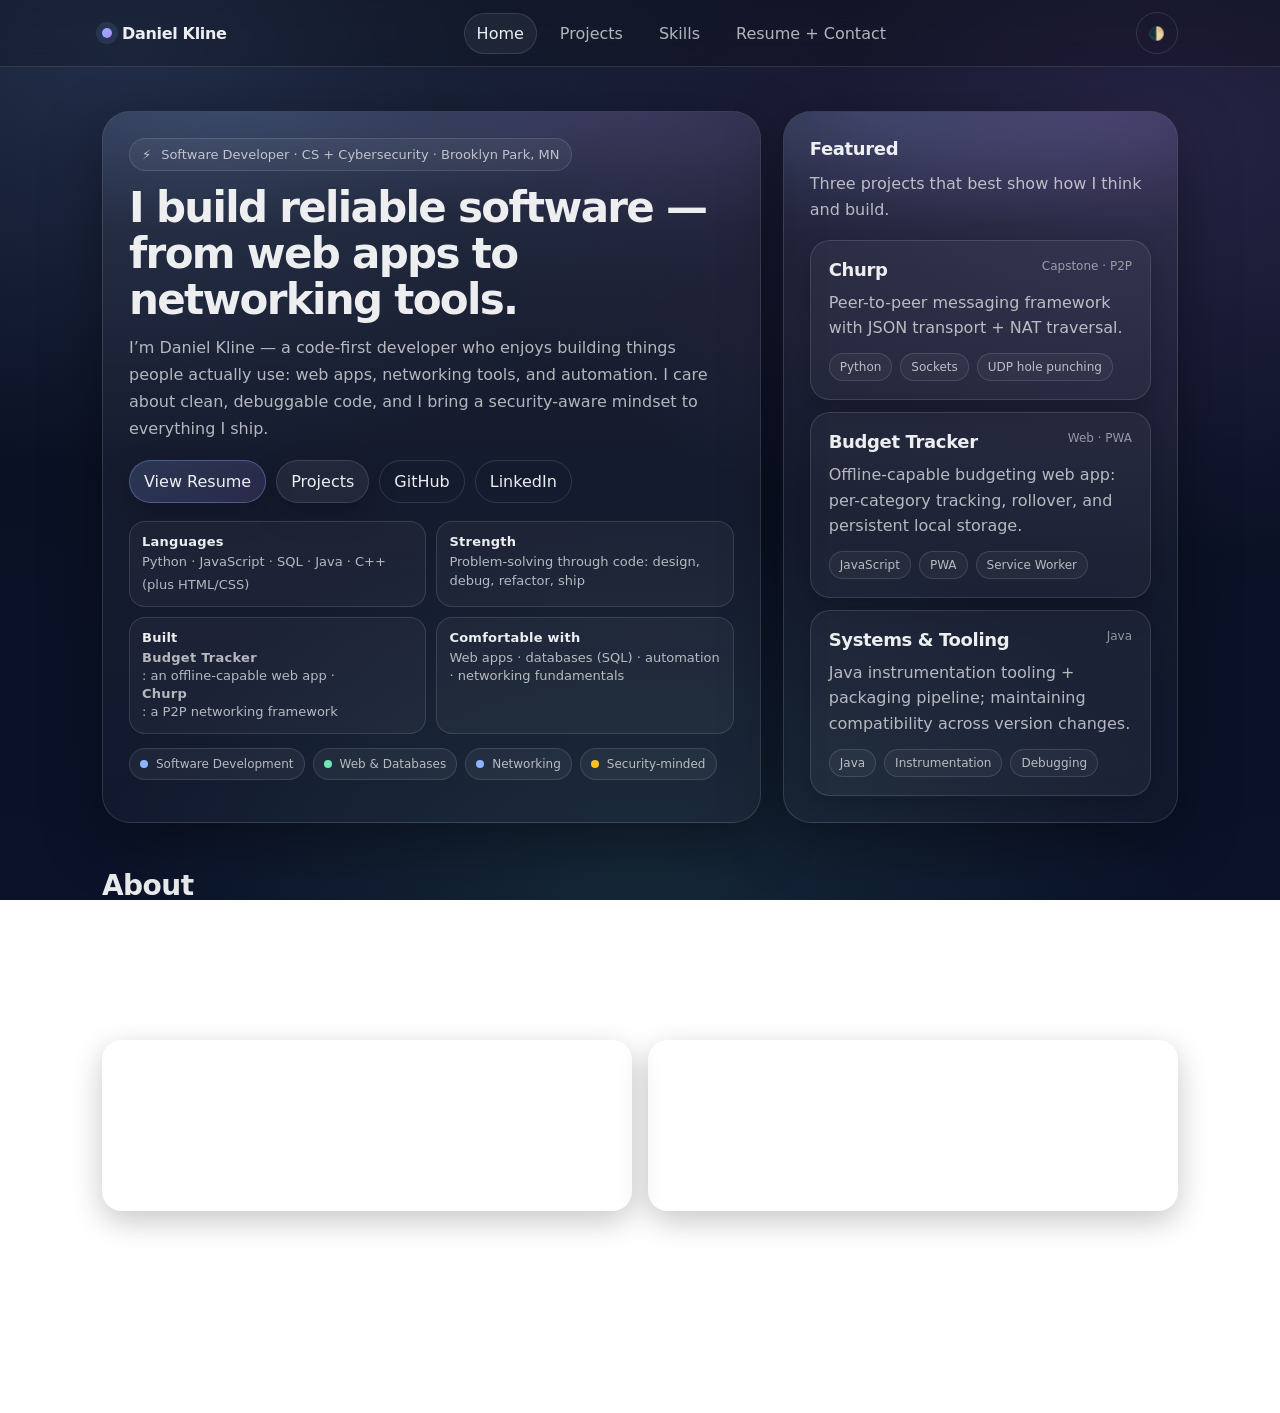
<file: index.html>
<!doctype html>
<html lang="en" data-theme="dark">
<head>
  <meta charset="utf-8" />
  <meta name="viewport" content="width=device-width,initial-scale=1" />
  <meta name="color-scheme" content="dark light" />
  <title>Daniel Kline — Portfolio</title>

  <meta name="description" content="Daniel Kline — CS + Cybersecurity. Code-first projects: P2P networking, tooling, reverse engineering, and software engineering." />
  <meta property="og:title" content="Daniel Kline — Portfolio" />
  <meta property="og:description" content="Code-first projects and case studies." />
  <meta property="og:type" content="website" />
  <meta property="og:image" content="assets/img/placeholder.svg" />

  <link rel="icon" href="assets/img/placeholder.svg" />
  <link rel="stylesheet" href="assets/css/style.css" />
</head>
<body>
<header class="nav">
  <div class="container">
    <div class="navInner">
      <a class="brand" href="index.html">
        <span class="brandDot" aria-hidden="true"></span>
        <span>Daniel Kline</span>
      </a>

      <nav class="navLinks" aria-label="Primary">
        <a data-nav href="index.html">Home</a>
        <a data-nav href="projects/index.html">Projects</a>
        <a data-nav href="skills/index.html">Skills</a>
        <a data-nav href="resume/index.html">Resume + Contact</a>
      </nav>

      <div class="navActions">
        <button id="themeToggle" class="btn iconBtn ghost" aria-label="Switch to light mode" title="Toggle theme">
          <span aria-hidden="true">🌓</span>
        </button>
        <button id="mobileToggle" class="btn iconBtn hamburger" aria-expanded="false" aria-controls="mobileMenu" aria-label="Open menu" title="Menu">
          <span aria-hidden="true">☰</span>
        </button>
      </div>
    </div>

    <div id="mobileMenu" class="mobileMenu" aria-label="Mobile">
      <a data-nav href="index.html">Home</a>
      <a data-nav href="projects/index.html">Projects</a>
      <a data-nav href="skills/index.html">Skills</a>
      <a data-nav href="resume/index.html">Resume + Contact</a>
    </div>
  </div>
</header>

<main class="container">
  <section class="hero">
    <div class="heroGrid">
      <div class="heroCard">
        <div class="kicker">
          <span aria-hidden="true">⚡</span>
          <span>Software Developer · CS + Cybersecurity · Brooklyn Park, MN</span>
        </div>

        <h1 class="hTitle">I build reliable software — from web apps to networking tools.</h1>
        <p class="hLead">
          I’m Daniel Kline — a code-first developer who enjoys building things people actually use: web apps,
          networking tools, and automation. I care about clean, debuggable code, and I bring a security-aware
          mindset to everything I ship.
        </p>

        <div class="heroBtns">
          <a class="btn primary" href="resume/index.html">View Resume</a>
          <a class="btn" href="projects/index.html">Projects</a>
          <a class="btn ghost" href="https://github.com/DanielSK-Dev" target="_blank" rel="noopener">GitHub</a>
          <a class="btn ghost" href="https://www.linkedin.com/in/danielskline/" target="_blank" rel="noopener">LinkedIn</a>
        </div>

        <div class="proofList" aria-label="Quick proof points">
          <div class="proof">
            <b>Languages</b>
            <span>Python · JavaScript · SQL · Java · C++ <span class="small">(plus HTML/CSS)</span></span>
          </div>
          <div class="proof">
            <b>Strength</b>
            <span>Problem-solving through code: design, debug, refactor, ship</span>
          </div>
          <div class="proof">
            <b>Built</b>
            <span><b>Budget Tracker</b>: an offline-capable web app · <b>Churp</b>: a P2P networking framework</span>
          </div>
          <div class="proof">
            <b>Comfortable with</b>
            <span>Web apps · databases (SQL) · automation · networking fundamentals</span>
          </div>
        </div>

        <div class="badgeRow" aria-label="Focus areas">
          <span class="badge"><span class="dot"></span> Software Development</span>
          <span class="badge good"><span class="dot"></span> Web &amp; Databases</span>
          <span class="badge"><span class="dot"></span> Networking</span>
          <span class="badge warn"><span class="dot"></span> Security-minded</span>
        </div>
      </div>

      <div class="heroCard">
        <h2 class="m0" style="font-size:18px; letter-spacing:-.02em;">Featured</h2>
        <p class="mt12" style="color: var(--muted); line-height:1.65;">
          Three projects that best show how I think and build.
        </p>

        <div class="mt16" style="display:grid; gap:12px;">
          <a class="card soft" href="projects/churp.html">
            <div class="cardTitle">
              <h3>Churp</h3>
              <div class="meta">Capstone · P2P</div>
            </div>
            <p>Peer-to-peer messaging framework with JSON transport + NAT traversal.</p>
            <div class="tags">
              <span class="tag">Python</span><span class="tag">Sockets</span><span class="tag">UDP hole punching</span>
            </div>
          </a>

          <a class="card soft" href="https://danielsk-dev.github.io/My-Budget/" target="_blank" rel="noopener">
            <div class="cardTitle">
              <h3>Budget Tracker</h3>
              <div class="meta">Web · PWA</div>
            </div>
            <p>Offline-capable budgeting web app: per-category tracking, rollover, and persistent local storage.</p>
            <div class="tags">
              <span class="tag">JavaScript</span><span class="tag">PWA</span><span class="tag">Service Worker</span>
            </div>
          </a>

          <a class="card soft" href="projects/spiral-mods.html">
            <div class="cardTitle">
              <h3>Systems &amp; Tooling</h3>
              <div class="meta">Java</div>
            </div>
            <p>Java instrumentation tooling + packaging pipeline; maintaining compatibility across version changes.</p>
            <div class="tags">
              <span class="tag">Java</span><span class="tag">Instrumentation</span><span class="tag">Debugging</span>
            </div>
          </a>
        </div>
      </div>
    </div>
  </section>

  <section class="section compact">
    <h2 class="sectionTitle">About</h2>
    <p class="sectionLead">
      I graduated <b>Dec 19, 2025 (Cum Laude)</b> from <b>University of Northwestern – St. Paul</b> with a B.S. in <b>Computer Science</b>
      and a second B.S. in <b>Cybersecurity &amp; Information Systems</b>.
      I enjoy building software that is testable, maintainable, and secure by default.
    </p>

    <div class="grid">
      <div class="card col-6">
        <div class="cardTitle"><h3>What I like working on</h3></div>
        <div class="pills">
          <span class="pill">Web applications</span>
          <span class="pill">Databases &amp; SQL</span>
          <span class="pill">Networking &amp; protocols</span>
          <span class="pill">Automation &amp; tooling</span>
          <span class="pill">Clean, debuggable code</span>
        </div>
      </div>

      <div class="card col-6">
        <div class="cardTitle"><h3>Currently looking for</h3></div>
        <p>
          Entry-level and junior <b>software / web developer</b> roles where I can write code daily — backend, full-stack,
          or developer roles with a strong systems component. Open to <b>remote or hybrid</b>.
        </p>
      </div>
    </div>
  </section>

  <footer class="footer">
  <div class="container">
    <div class="footerInner">
      <div>
        <div style="font-weight:700; color: var(--text);">Daniel Kline</div>
        <div class="mt8">Software Developer · CS + Cybersecurity · Brooklyn Park, MN</div>
        <div class="mt12 footerLinks">
          <a href="mailto:danielskline@outlook.com">danielskline@outlook.com</a>
          <a href="https://www.linkedin.com/in/danielskline/" target="_blank" rel="noopener">LinkedIn</a>
          <a href="https://github.com/DanielSK-Dev" target="_blank" rel="noopener">GitHub</a>
        </div>
      </div>

      <div class="small">© <span id="year"></span> Daniel Kline</div>
    </div>
  </div>
</footer>
<script>
  document.getElementById('year').textContent = new Date().getFullYear();
</script>
</main>
<script src="assets/js/main.js"></script>
</body>
</html>
</file>
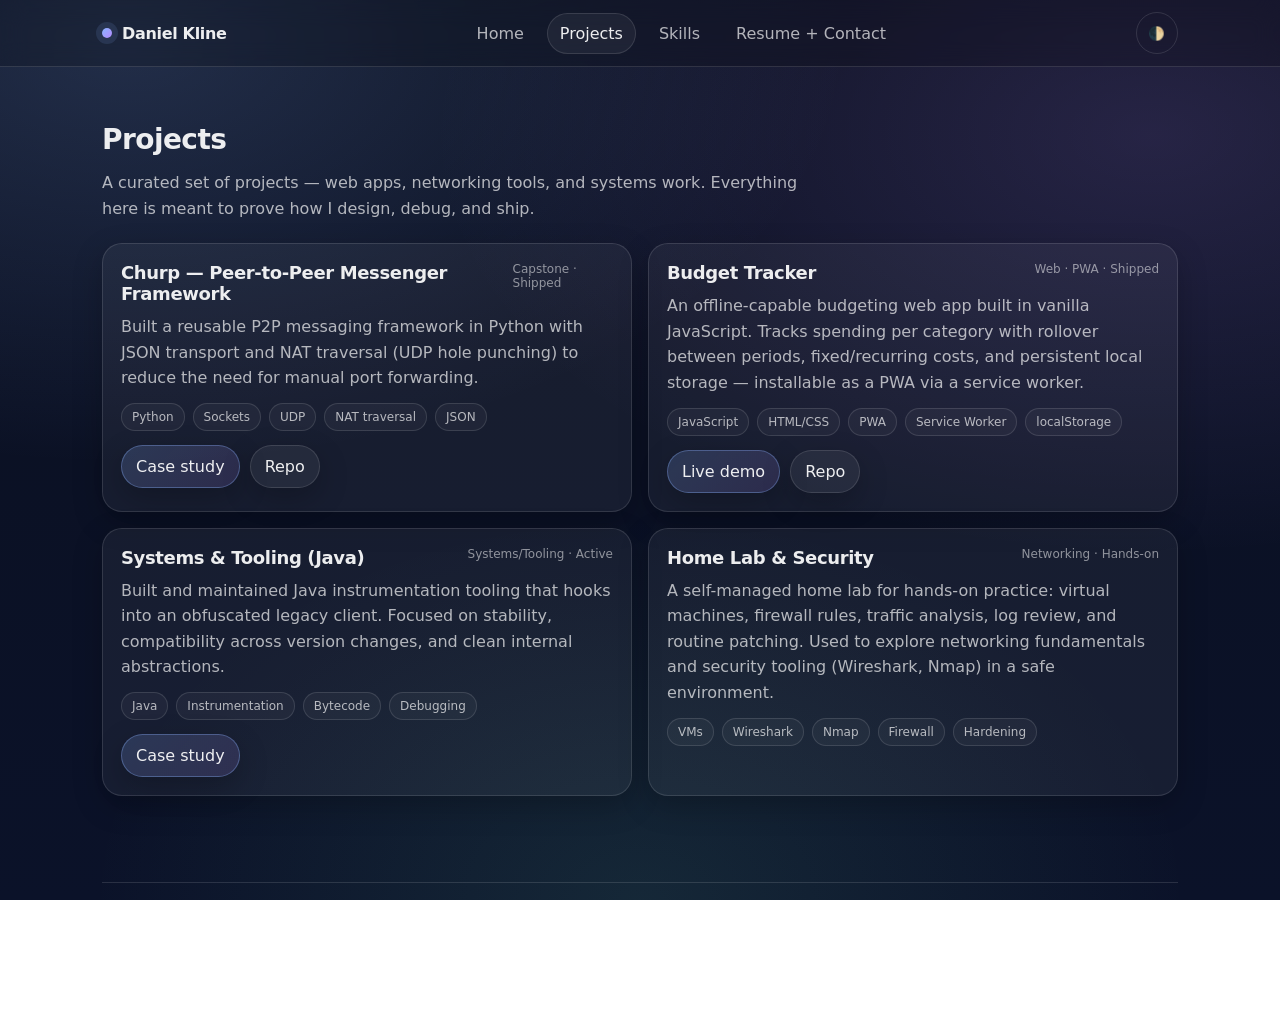
<file: projects/index.html>
<!doctype html>
<html lang="en" data-theme="dark">
<head>
  <meta charset="utf-8" />
  <meta name="viewport" content="width=device-width,initial-scale=1" />
  <meta name="color-scheme" content="dark light" />
  <title>Projects — Daniel Kline</title>

  <meta name="description" content="Daniel Kline — CS + Cybersecurity. Code-first projects: P2P networking, tooling, reverse engineering, and software engineering." />
  <meta property="og:title" content="Projects — Daniel Kline" />
  <meta property="og:description" content="Code-first projects and case studies." />
  <meta property="og:type" content="website" />
  <meta property="og:image" content="../assets/img/placeholder.svg" />

  <link rel="icon" href="../assets/img/placeholder.svg" />
  <link rel="stylesheet" href="../assets/css/style.css" />
</head>
<body>
<header class="nav">
  <div class="container">
    <div class="navInner">
      <a class="brand" href="../index.html">
        <span class="brandDot" aria-hidden="true"></span>
        <span>Daniel Kline</span>
      </a>

      <nav class="navLinks" aria-label="Primary">
        <a data-nav href="../index.html">Home</a>
        <a data-nav href="../projects/index.html">Projects</a>
        <a data-nav href="../skills/index.html">Skills</a>
        <a data-nav href="../resume/index.html">Resume + Contact</a>
      </nav>

      <div class="navActions">
        <button id="themeToggle" class="btn iconBtn ghost" aria-label="Switch to light mode" title="Toggle theme">
          <span aria-hidden="true">🌓</span>
        </button>
        <button id="mobileToggle" class="btn iconBtn hamburger" aria-expanded="false" aria-controls="mobileMenu" aria-label="Open menu" title="Menu">
          <span aria-hidden="true">☰</span>
        </button>
      </div>
    </div>

    <div id="mobileMenu" class="mobileMenu" aria-label="Mobile">
      <a data-nav href="../index.html">Home</a>
      <a data-nav href="../projects/index.html">Projects</a>
      <a data-nav href="../skills/index.html">Skills</a>
      <a data-nav href="../resume/index.html">Resume + Contact</a>
    </div>
  </div>
</header>

<main class="container">
  <section class="section">
    <h1 class="sectionTitle">Projects</h1>
    <p class="sectionLead">
      A curated set of projects — web apps, networking tools, and systems work.
      Everything here is meant to prove how I design, debug, and ship.
    </p>

    <div class="grid">
      <div class="card col-6">
        <div class="cardTitle">
          <h3>Churp — Peer-to-Peer Messenger Framework</h3>
          <div class="meta">Capstone · Shipped</div>
        </div>
        <p>
          Built a reusable P2P messaging framework in Python with JSON transport and NAT traversal (UDP hole punching)
          to reduce the need for manual port forwarding.
        </p>
        <div class="tags">
          <span class="tag">Python</span><span class="tag">Sockets</span><span class="tag">UDP</span><span class="tag">NAT traversal</span><span class="tag">JSON</span>
        </div>
        <div class="cardActions">
          <a class="btn primary" href="churp.html">Case study</a>
          <a class="btn" href="https://github.com/DanielSK-Dev/Churp" target="_blank" rel="noopener">Repo</a>
        </div>
      </div>

      <div class="card col-6">
        <div class="cardTitle">
          <h3>Budget Tracker</h3>
          <div class="meta">Web · PWA · Shipped</div>
        </div>
        <p>
          An offline-capable budgeting web app built in vanilla JavaScript. Tracks spending per category with
          rollover between periods, fixed/recurring costs, and persistent local storage — installable as a PWA
          via a service worker.
        </p>
        <div class="tags">
          <span class="tag">JavaScript</span><span class="tag">HTML/CSS</span><span class="tag">PWA</span><span class="tag">Service Worker</span><span class="tag">localStorage</span>
        </div>
        <div class="cardActions">
          <a class="btn primary" href="https://danielsk-dev.github.io/My-Budget/" target="_blank" rel="noopener">Live demo</a>
          <a class="btn" href="https://github.com/DanielSK-Dev/My-Budget" target="_blank" rel="noopener">Repo</a>
        </div>
      </div>

      <div class="card col-6">
        <div class="cardTitle">
          <h3>Systems &amp; Tooling (Java)</h3>
          <div class="meta">Systems/Tooling · Active</div>
        </div>
        <p>
          Built and maintained Java instrumentation tooling that hooks into an obfuscated legacy client.
          Focused on stability, compatibility across version changes, and clean internal abstractions.
        </p>
        <div class="tags">
          <span class="tag">Java</span><span class="tag">Instrumentation</span><span class="tag">Bytecode</span><span class="tag">Debugging</span>
        </div>
        <div class="cardActions">
          <a class="btn primary" href="spiral-mods.html">Case study</a>
        </div>
      </div>

      <div class="card col-6">
        <div class="cardTitle">
          <h3>Home Lab &amp; Security</h3>
          <div class="meta">Networking · Hands-on</div>
        </div>
        <p>
          A self-managed home lab for hands-on practice: virtual machines, firewall rules, traffic analysis,
          log review, and routine patching. Used to explore networking fundamentals and security tooling
          (Wireshark, Nmap) in a safe environment.
        </p>
        <div class="tags">
          <span class="tag">VMs</span><span class="tag">Wireshark</span><span class="tag">Nmap</span><span class="tag">Firewall</span><span class="tag">Hardening</span>
        </div>
      </div>
    </div>
  </section>

  <footer class="footer">
  <div class="container">
    <div class="footerInner">
      <div>
        <div style="font-weight:700; color: var(--text);">Daniel Kline</div>
        <div class="mt8">Software Developer · CS + Cybersecurity · Brooklyn Park, MN</div>
        <div class="mt12 footerLinks">
          <a href="mailto:danielskline@outlook.com">danielskline@outlook.com</a>
          <a href="https://www.linkedin.com/in/danielskline/" target="_blank" rel="noopener">LinkedIn</a>
          <a href="https://github.com/DanielSK-Dev" target="_blank" rel="noopener">GitHub</a>
        </div>
      </div>

      <div class="small">© <span id="year"></span> Daniel Kline</div>
    </div>
  </div>
</footer>
<script>
  document.getElementById('year').textContent = new Date().getFullYear();
</script>
</main>
<script src="../assets/js/main.js"></script>
</body>
</html>
</file>
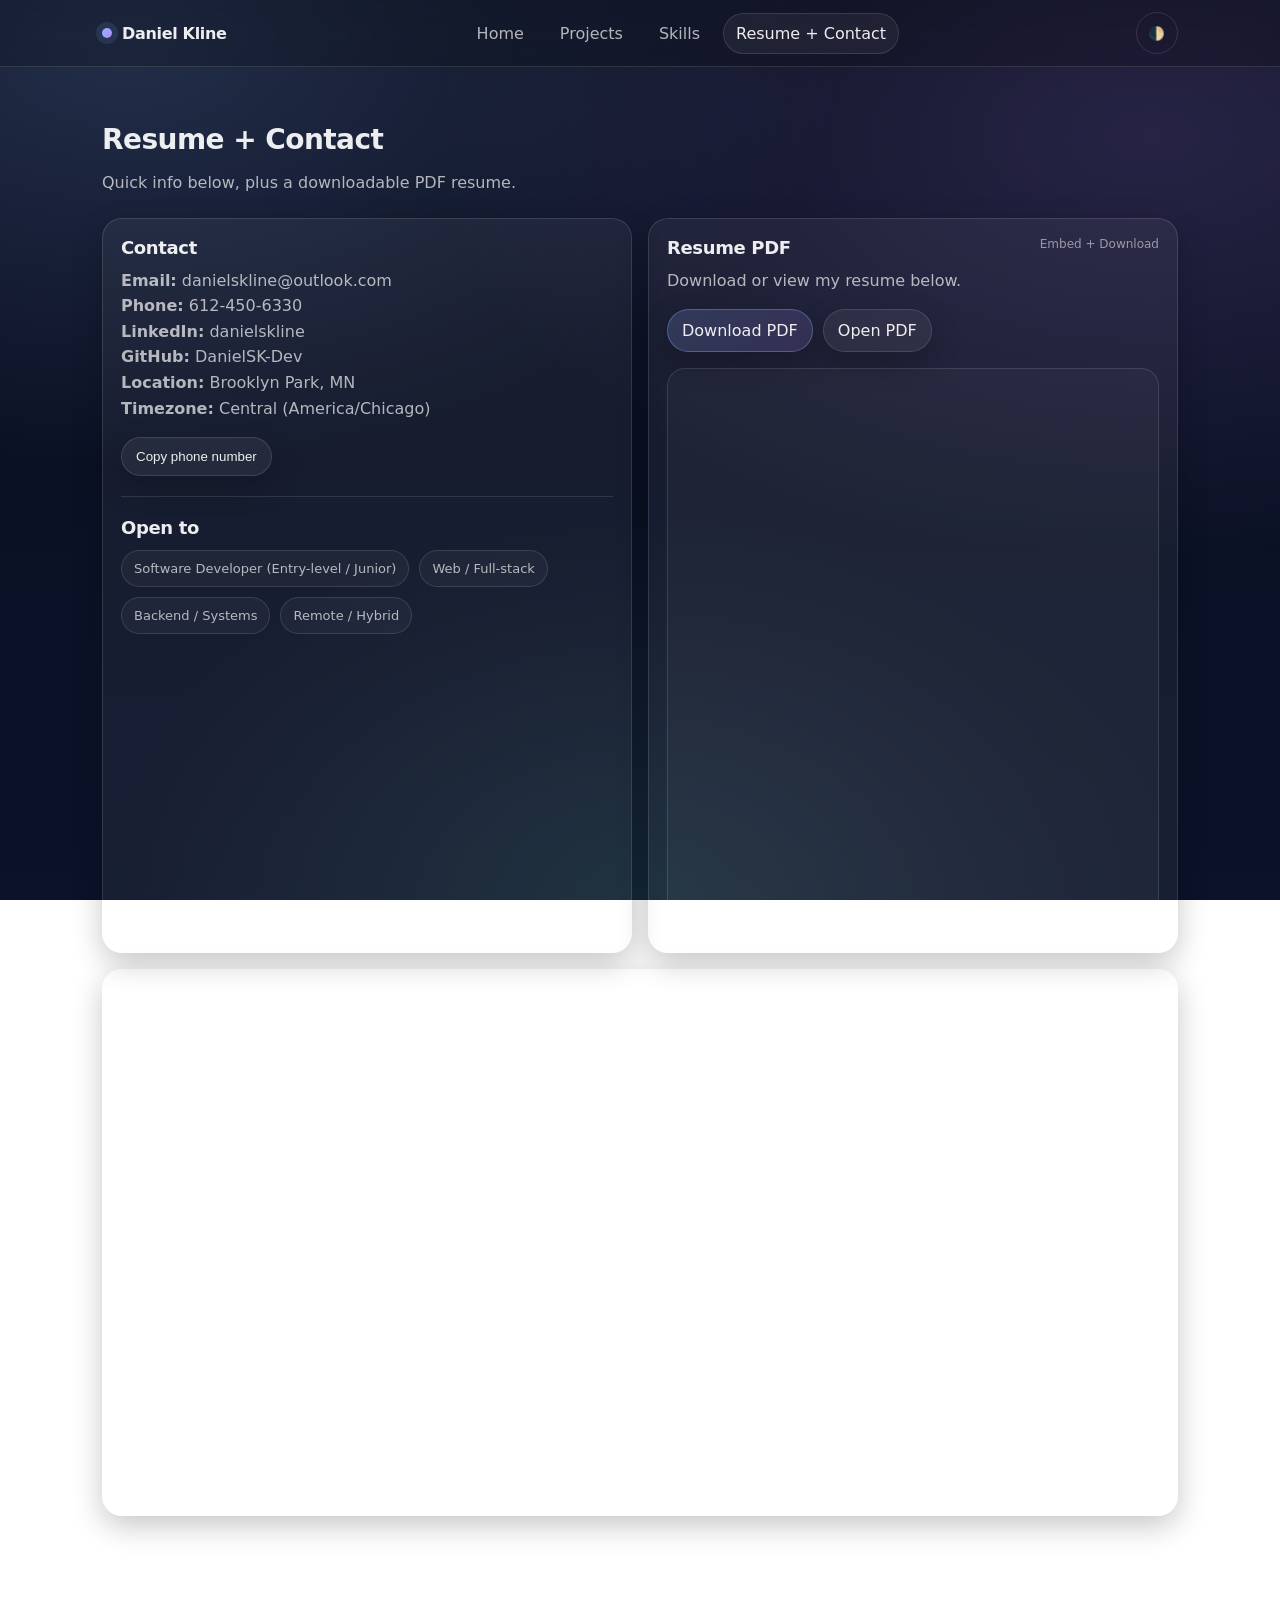
<file: resume/index.html>
<!doctype html>
<html lang="en" data-theme="dark">
<head>
  <meta charset="utf-8" />
  <meta name="viewport" content="width=device-width,initial-scale=1" />
  <meta name="color-scheme" content="dark light" />
  <title>Resume + Contact — Daniel Kline</title>

  <meta name="description" content="Daniel Kline — CS + Cybersecurity. Code-first projects: P2P networking, tooling, reverse engineering, and software engineering." />
  <meta property="og:title" content="Resume + Contact — Daniel Kline" />
  <meta property="og:description" content="Code-first projects and case studies." />
  <meta property="og:type" content="website" />
  <meta property="og:image" content="../assets/img/placeholder.svg" />

  <link rel="icon" href="../assets/img/placeholder.svg" />
  <link rel="stylesheet" href="../assets/css/style.css" />
</head>
<body>
<header class="nav">
  <div class="container">
    <div class="navInner">
      <a class="brand" href="../index.html">
        <span class="brandDot" aria-hidden="true"></span>
        <span>Daniel Kline</span>
      </a>

      <nav class="navLinks" aria-label="Primary">
        <a data-nav href="../index.html">Home</a>
        <a data-nav href="../projects/index.html">Projects</a>
        <a data-nav href="../skills/index.html">Skills</a>
        <a data-nav href="../resume/index.html">Resume + Contact</a>
      </nav>

      <div class="navActions">
        <button id="themeToggle" class="btn iconBtn ghost" aria-label="Switch to light mode" title="Toggle theme">
          <span aria-hidden="true">🌓</span>
        </button>
        <button id="mobileToggle" class="btn iconBtn hamburger" aria-expanded="false" aria-controls="mobileMenu" aria-label="Open menu" title="Menu">
          <span aria-hidden="true">☰</span>
        </button>
      </div>
    </div>

    <div id="mobileMenu" class="mobileMenu" aria-label="Mobile">
      <a data-nav href="../index.html">Home</a>
      <a data-nav href="../projects/index.html">Projects</a>
      <a data-nav href="../skills/index.html">Skills</a>
      <a data-nav href="../resume/index.html">Resume + Contact</a>
    </div>
  </div>
</header>

<main class="container">
  <section class="section">
    <h1 class="sectionTitle">Resume + Contact</h1>
    <p class="sectionLead">
      Quick info below, plus a downloadable PDF resume.
    </p>

    <div class="grid">
      <div class="card col-6">
        <div class="cardTitle"><h3>Contact</h3></div>
        <p class="m0">
          <b>Email:</b> <a href="mailto:danielskline@outlook.com">danielskline@outlook.com</a><br/>
          <b>Phone:</b> <a href="tel:+16124506330">612-450-6330</a><br/>
          <b>LinkedIn:</b> <a href="https://www.linkedin.com/in/danielskline/" target="_blank" rel="noopener">danielskline</a><br/>
          <b>GitHub:</b> <a href="https://github.com/DanielSK-Dev" target="_blank" rel="noopener">DanielSK-Dev</a><br/>
          <b>Location:</b> Brooklyn Park, MN<br/>
          <b>Timezone:</b> Central (America/Chicago)
        </p>

        <div class="mt16">
          <button class="btn" data-copy="612-450-6330">Copy phone number</button>
        </div>

        <hr class="hr" />

        <div class="cardTitle"><h3>Open to</h3></div>
        <div class="pills mt12">
          <span class="pill">Software Developer (Entry-level / Junior)</span>
          <span class="pill">Web / Full-stack</span>
          <span class="pill">Backend / Systems</span>
          <span class="pill">Remote / Hybrid</span>
        </div>
      </div>

      <div class="card col-6">
        <div class="cardTitle"><h3>Resume PDF</h3><div class="meta">Embed + Download</div></div>

        <p class="m0" style="color: var(--muted); line-height:1.6;">
          Download or view my resume below.
        </p>

        <div class="cardActions mt16">
          <a class="btn primary" href="../assets/resume/Daniel_Kline_Resume.pdf" download>Download PDF</a>
          <a class="btn" href="../assets/resume/Daniel_Kline_Resume.pdf" target="_blank" rel="noopener">Open PDF</a>
        </div>

        <div class="mt16" style="border:1px solid var(--border); border-radius: 18px; overflow:hidden; background: rgba(255,255,255,.03);">
          <iframe title="Resume PDF" src="../assets/resume/Daniel_Kline_Resume.pdf" style="width:100%; height: 560px; border:0;">
          </iframe>
        </div>
      </div>

      <div class="card col-12">
        <div class="cardTitle"><h3>Quick resume (HTML)</h3><div class="meta">Searchable summary</div></div>
        <div class="grid">
          <div class="col-6">
            <h3 class="m0">Education</h3>
            <p class="mt12">
              <b>University of Northwestern – St. Paul</b><br/>
              B.S. Computer Science + B.S. Cybersecurity &amp; Information Systems<br/>
              Graduated: Dec 19, 2025 · <b>Cum Laude</b>
            </p>
          </div>

          <div class="col-6">
            <h3 class="m0">Highlight project</h3>
            <p class="mt12">
              <b>Churp</b> — Peer-to-peer messaging framework (Python).<br/>
              JSON messaging + NAT traversal (UDP hole punching).<br/>
              <a href="../projects/churp.html">Read the case study →</a>
            </p>
          </div>

          <div class="col-12">
            <hr class="hr" />
          </div>

          <div class="col-6">
            <h3 class="m0">Experience</h3>
            <p class="mt12">
              <b>Froggy Hops — Operations Lead / Trainer</b> (Mar 2021–Present)
            </p>
            <ul class="mt12" style="color: var(--muted); line-height:1.7; padding-left: 18px;">
              <li>Promoted to a trainer role within 3 months; trained staff across delivery and warehouse workflows.</li>
              <li>Coordinated crews of 8+ and tracked inventory, scheduling, and job status in Monday.com.</li>
              <li>Served as operational backup in the owner’s absence — scheduling, staffing, and on-site problem-solving.</li>
            </ul>
          </div>

          <div class="col-6">
            <h3 class="m0">Core skills</h3>
            <div class="pills mt12">
              <span class="pill">Python</span>
              <span class="pill">JavaScript</span>
              <span class="pill">SQL</span>
              <span class="pill">HTML/CSS</span>
              <span class="pill">Java</span>
              <span class="pill">C++</span>
              <span class="pill">Git</span>
              <span class="pill">REST APIs</span>
              <span class="pill">Networking</span>
              <span class="pill">Security-minded</span>
            </div>
          </div>
        </div>
      </div>
    </div>
  </section>

  <footer class="footer">
  <div class="container">
    <div class="footerInner">
      <div>
        <div style="font-weight:700; color: var(--text);">Daniel Kline</div>
        <div class="mt8">Software Developer · CS + Cybersecurity · Brooklyn Park, MN</div>
        <div class="mt12 footerLinks">
          <a href="mailto:danielskline@outlook.com">danielskline@outlook.com</a>
          <a href="https://www.linkedin.com/in/danielskline/" target="_blank" rel="noopener">LinkedIn</a>
          <a href="https://github.com/DanielSK-Dev" target="_blank" rel="noopener">GitHub</a>
        </div>
      </div>

      <div class="small">© <span id="year"></span> Daniel Kline</div>
    </div>
  </div>
</footer>
<script>
  document.getElementById('year').textContent = new Date().getFullYear();
</script>
</main>
<script src="../assets/js/main.js"></script>
</body>
</html>
</file>
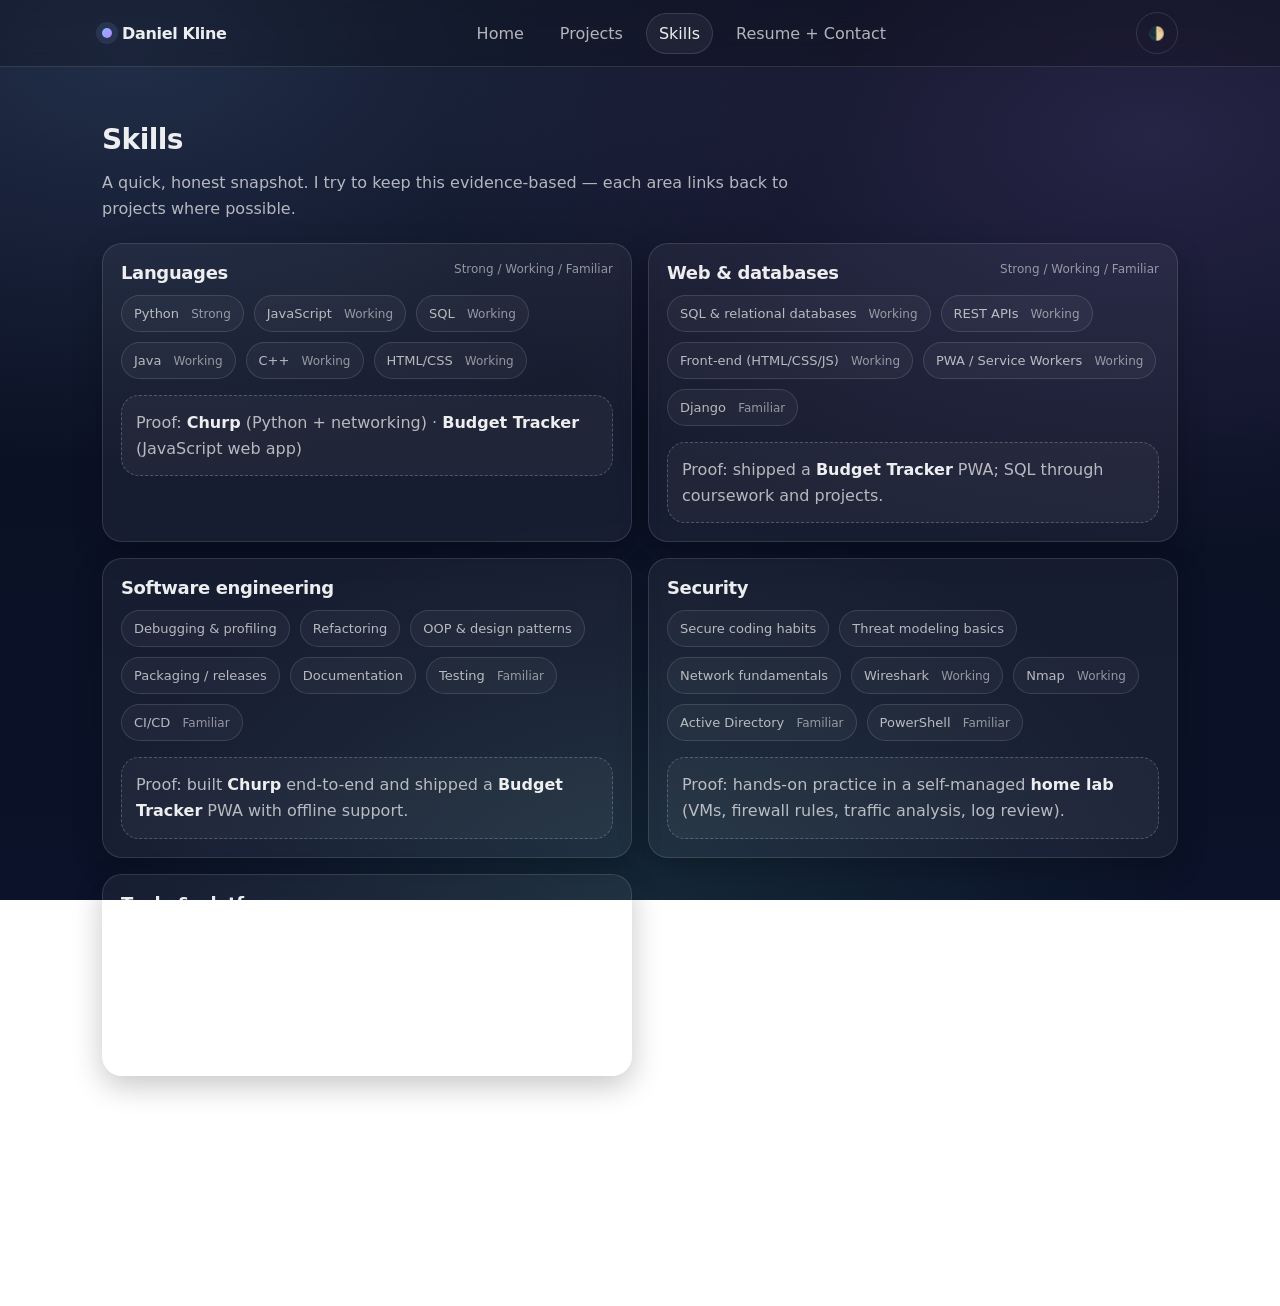
<file: skills/index.html>
<!doctype html>
<html lang="en" data-theme="dark">
<head>
  <meta charset="utf-8" />
  <meta name="viewport" content="width=device-width,initial-scale=1" />
  <meta name="color-scheme" content="dark light" />
  <title>Skills — Daniel Kline</title>

  <meta name="description" content="Daniel Kline — CS + Cybersecurity. Code-first projects: P2P networking, tooling, reverse engineering, and software engineering." />
  <meta property="og:title" content="Skills — Daniel Kline" />
  <meta property="og:description" content="Code-first projects and case studies." />
  <meta property="og:type" content="website" />
  <meta property="og:image" content="../assets/img/placeholder.svg" />

  <link rel="icon" href="../assets/img/placeholder.svg" />
  <link rel="stylesheet" href="../assets/css/style.css" />
</head>
<body>
<header class="nav">
  <div class="container">
    <div class="navInner">
      <a class="brand" href="../index.html">
        <span class="brandDot" aria-hidden="true"></span>
        <span>Daniel Kline</span>
      </a>

      <nav class="navLinks" aria-label="Primary">
        <a data-nav href="../index.html">Home</a>
        <a data-nav href="../projects/index.html">Projects</a>
        <a data-nav href="../skills/index.html">Skills</a>
        <a data-nav href="../resume/index.html">Resume + Contact</a>
      </nav>

      <div class="navActions">
        <button id="themeToggle" class="btn iconBtn ghost" aria-label="Switch to light mode" title="Toggle theme">
          <span aria-hidden="true">🌓</span>
        </button>
        <button id="mobileToggle" class="btn iconBtn hamburger" aria-expanded="false" aria-controls="mobileMenu" aria-label="Open menu" title="Menu">
          <span aria-hidden="true">☰</span>
        </button>
      </div>
    </div>

    <div id="mobileMenu" class="mobileMenu" aria-label="Mobile">
      <a data-nav href="../index.html">Home</a>
      <a data-nav href="../projects/index.html">Projects</a>
      <a data-nav href="../skills/index.html">Skills</a>
      <a data-nav href="../resume/index.html">Resume + Contact</a>
    </div>
  </div>
</header>

<main class="container">
  <section class="section">
    <h1 class="sectionTitle">Skills</h1>
    <p class="sectionLead">
      A quick, honest snapshot. I try to keep this evidence-based — each area links back to projects where possible.
    </p>

    <div class="grid">
      <div class="card col-6">
        <div class="cardTitle"><h3>Languages</h3><div class="meta">Strong / Working / Familiar</div></div>
        <div class="pills mt12">
          <span class="pill">Python <span class="level">Strong</span></span>
          <span class="pill">JavaScript <span class="level">Working</span></span>
          <span class="pill">SQL <span class="level">Working</span></span>
          <span class="pill">Java <span class="level">Working</span></span>
          <span class="pill">C++ <span class="level">Working</span></span>
          <span class="pill">HTML/CSS <span class="level">Working</span></span>
        </div>
        <div class="callout mt16">
          Proof: <a href="../projects/churp.html"><b>Churp</b></a> (Python + networking) ·
          <a href="https://danielsk-dev.github.io/My-Budget/" target="_blank" rel="noopener"><b>Budget Tracker</b></a> (JavaScript web app)
        </div>
      </div>

      <div class="card col-6">
        <div class="cardTitle"><h3>Web &amp; databases</h3><div class="meta">Strong / Working / Familiar</div></div>
        <div class="pills mt12">
          <span class="pill">SQL &amp; relational databases <span class="level">Working</span></span>
          <span class="pill">REST APIs <span class="level">Working</span></span>
          <span class="pill">Front-end (HTML/CSS/JS) <span class="level">Working</span></span>
          <span class="pill">PWA / Service Workers <span class="level">Working</span></span>
          <span class="pill">Django <span class="level">Familiar</span></span>
        </div>
        <div class="callout mt16">
          Proof: shipped a <a href="https://danielsk-dev.github.io/My-Budget/" target="_blank" rel="noopener"><b>Budget Tracker</b></a>
          PWA; SQL through coursework and projects.
        </div>
      </div>

      <div class="card col-6">
        <div class="cardTitle"><h3>Software engineering</h3></div>
        <div class="pills mt12">
          <span class="pill">Debugging &amp; profiling</span>
          <span class="pill">Refactoring</span>
          <span class="pill">OOP &amp; design patterns</span>
          <span class="pill">Packaging / releases</span>
          <span class="pill">Documentation</span>
          <span class="pill">Testing <span class="level">Familiar</span></span>
          <span class="pill">CI/CD <span class="level">Familiar</span></span>
        </div>
        <div class="callout mt16">
          Proof: built <a href="../projects/churp.html"><b>Churp</b></a> end-to-end and shipped a
          <a href="https://danielsk-dev.github.io/My-Budget/" target="_blank" rel="noopener"><b>Budget Tracker</b></a> PWA with offline support.
        </div>
      </div>

      <div class="card col-6">
        <div class="cardTitle"><h3>Security</h3></div>
        <div class="pills mt12">
          <span class="pill">Secure coding habits</span>
          <span class="pill">Threat modeling basics</span>
          <span class="pill">Network fundamentals</span>
          <span class="pill">Wireshark <span class="level">Working</span></span>
          <span class="pill">Nmap <span class="level">Working</span></span>
          <span class="pill">Active Directory <span class="level">Familiar</span></span>
          <span class="pill">PowerShell <span class="level">Familiar</span></span>
        </div>
        <div class="callout mt16">
          Proof: hands-on practice in a self-managed <a href="../projects/index.html"><b>home lab</b></a>
          (VMs, firewall rules, traffic analysis, log review).
        </div>
      </div>

      <div class="card col-6">
        <div class="cardTitle"><h3>Tools &amp; platforms</h3></div>
        <div class="pills mt12">
          <span class="pill">Git/GitHub</span>
          <span class="pill">Windows</span>
          <span class="pill">Linux</span>
          <span class="pill">macOS</span>
          <span class="pill">VM workflows</span>
          <span class="pill">Microsoft 365</span>
          <span class="pill">Basic AWS <span class="level">Familiar</span></span>
          <span class="pill">Patch management <span class="level">Familiar</span></span>
        </div>
      </div>
    </div>
  </section>

  <footer class="footer">
  <div class="container">
    <div class="footerInner">
      <div>
        <div style="font-weight:700; color: var(--text);">Daniel Kline</div>
        <div class="mt8">Software Developer · CS + Cybersecurity · Brooklyn Park, MN</div>
        <div class="mt12 footerLinks">
          <a href="mailto:danielskline@outlook.com">danielskline@outlook.com</a>
          <a href="https://www.linkedin.com/in/danielskline/" target="_blank" rel="noopener">LinkedIn</a>
          <a href="https://github.com/DanielSK-Dev" target="_blank" rel="noopener">GitHub</a>
        </div>
      </div>

      <div class="small">© <span id="year"></span> Daniel Kline</div>
    </div>
  </div>
</footer>
<script>
  document.getElementById('year').textContent = new Date().getFullYear();
</script>
</main>
<script src="../assets/js/main.js"></script>
</body>
</html>
</file>
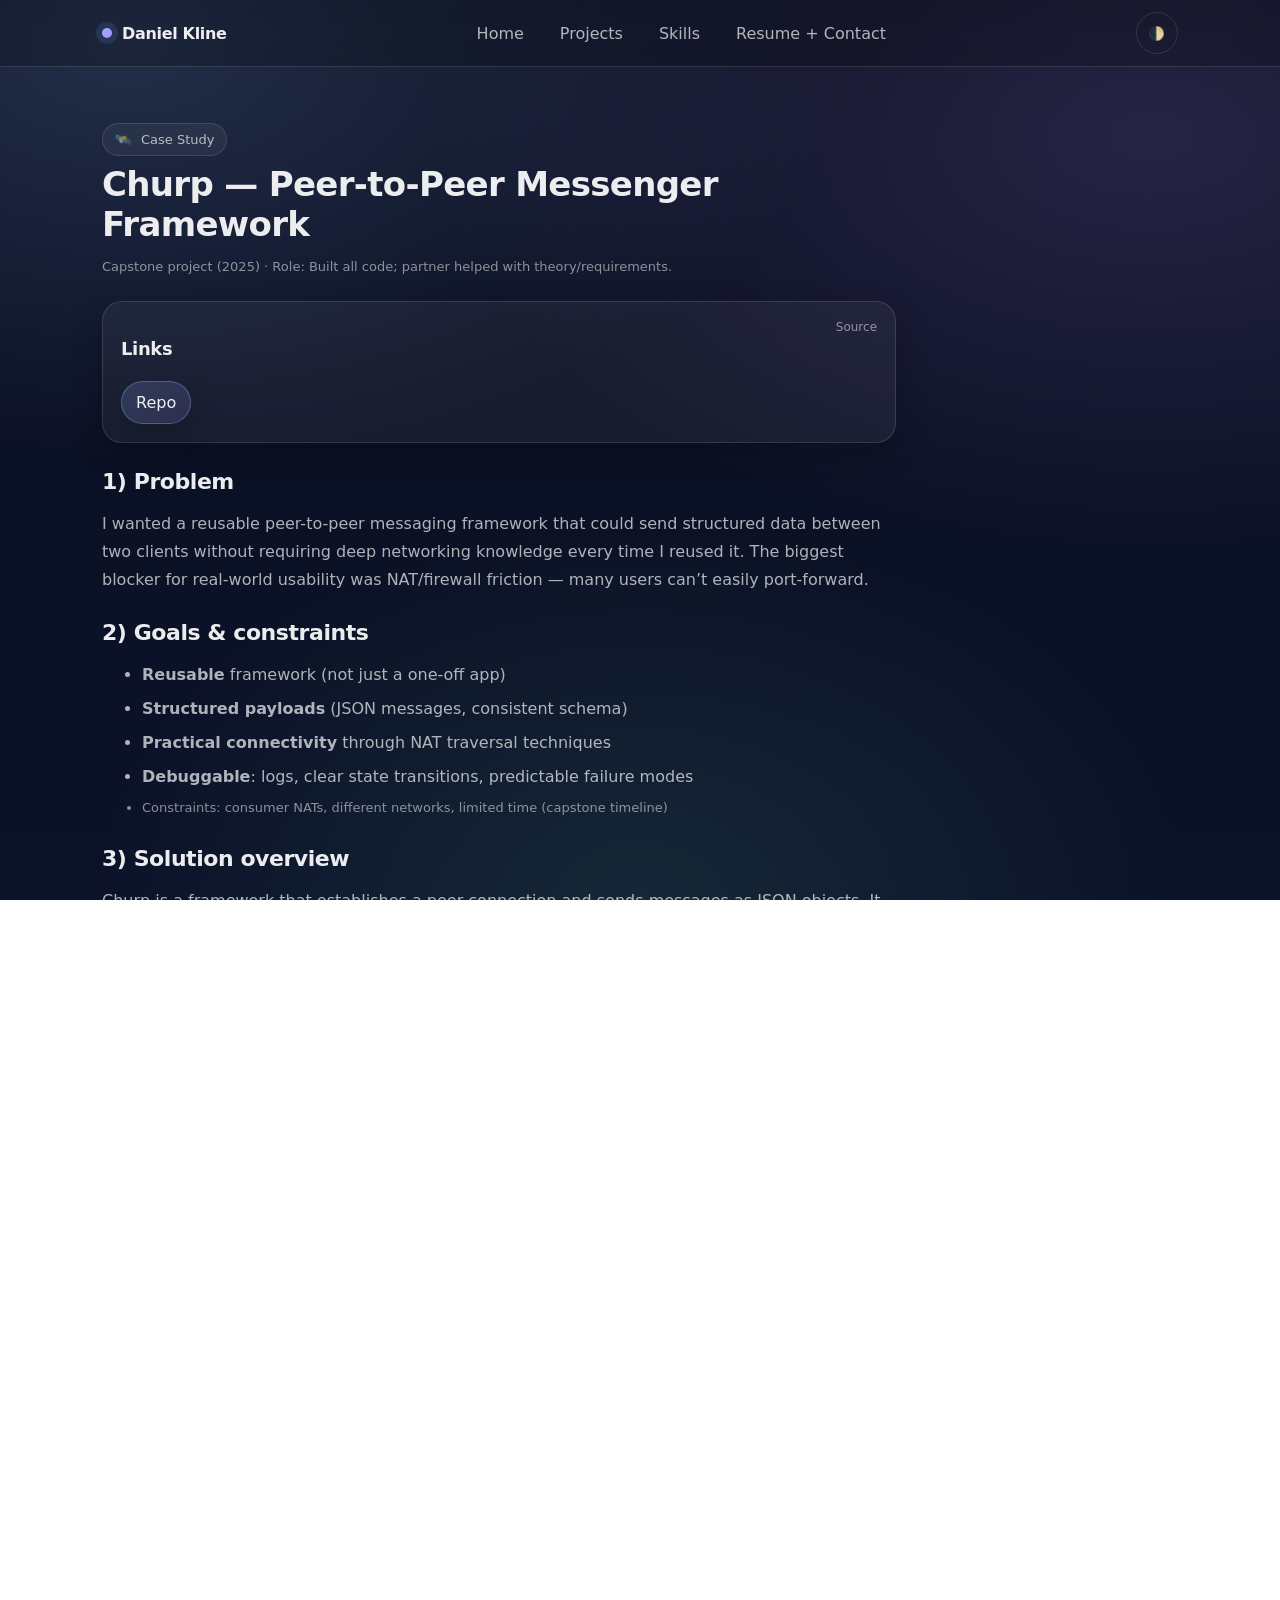
<file: projects/churp.html>
<!doctype html>
<html lang="en" data-theme="dark">
<head>
  <meta charset="utf-8" />
  <meta name="viewport" content="width=device-width,initial-scale=1" />
  <meta name="color-scheme" content="dark light" />
  <title>Churp — Case Study</title>

  <meta name="description" content="Daniel Kline — CS + Cybersecurity. Code-first projects: P2P networking, tooling, reverse engineering, and software engineering." />
  <meta property="og:title" content="Churp — Case Study" />
  <meta property="og:description" content="Code-first projects and case studies." />
  <meta property="og:type" content="website" />
  <meta property="og:image" content="../assets/img/placeholder.svg" />

  <link rel="icon" href="../assets/img/placeholder.svg" />
  <link rel="stylesheet" href="../assets/css/style.css" />
</head>
<body>
<header class="nav">
  <div class="container">
    <div class="navInner">
      <a class="brand" href="../index.html">
        <span class="brandDot" aria-hidden="true"></span>
        <span>Daniel Kline</span>
      </a>

      <nav class="navLinks" aria-label="Primary">
        <a data-nav href="../index.html">Home</a>
        <a data-nav href="../projects/index.html">Projects</a>
        <a data-nav href="../skills/index.html">Skills</a>
        <a data-nav href="../resume/index.html">Resume + Contact</a>
      </nav>

      <div class="navActions">
        <button id="themeToggle" class="btn iconBtn ghost" aria-label="Switch to light mode" title="Toggle theme">
          <span aria-hidden="true">🌓</span>
        </button>
        <button id="mobileToggle" class="btn iconBtn hamburger" aria-expanded="false" aria-controls="mobileMenu" aria-label="Open menu" title="Menu">
          <span aria-hidden="true">☰</span>
        </button>
      </div>
    </div>

    <div id="mobileMenu" class="mobileMenu" aria-label="Mobile">
      <a data-nav href="../index.html">Home</a>
      <a data-nav href="../projects/index.html">Projects</a>
      <a data-nav href="../skills/index.html">Skills</a>
      <a data-nav href="../resume/index.html">Resume + Contact</a>
    </div>
  </div>
</header>

<main class="container">
  <section class="section">
    <div class="prose">
      <div class="kicker"><span aria-hidden="true">🛰️</span><span>Case Study</span></div>
      <h1>Churp — Peer-to-Peer Messenger Framework</h1>
      <p class="small m0">Capstone project (2025) · Role: Built all code; partner helped with theory/requirements.</p>

      <div class="card mt22">
        <div class="cardTitle">
          <h3 class="m0">Links</h3>
          <div class="meta">Source</div>
        </div>
        <div class="cardActions">
          <a class="btn primary" href="https://github.com/DanielSK-Dev/Churp" target="_blank" rel="noopener">Repo</a>
        </div>
      </div>

      <h2>1) Problem</h2>
      <p>
        I wanted a reusable peer-to-peer messaging framework that could send structured data between two clients
        without requiring deep networking knowledge every time I reused it.
        The biggest blocker for real-world usability was NAT/firewall friction — many users can’t easily port-forward.
      </p>

      <h2>2) Goals &amp; constraints</h2>
      <ul>
        <li><b>Reusable</b> framework (not just a one-off app)</li>
        <li><b>Structured payloads</b> (JSON messages, consistent schema)</li>
        <li><b>Practical connectivity</b> through NAT traversal techniques</li>
        <li><b>Debuggable</b>: logs, clear state transitions, predictable failure modes</li>
        <li class="small">Constraints: consumer NATs, different networks, limited time (capstone timeline)</li>
      </ul>

      <h2>3) Solution overview</h2>
      <p>
        Churp is a framework that establishes a peer connection and sends messages as JSON objects.
        It includes connection setup steps, message serialization/deserialization, and a clean API for adding message types.
        For NAT traversal, it uses <b>UDP hole punching</b> (with a coordination step) so peers can connect in more common home network setups
        without manual port forwarding in many cases.
      </p>

      <h2>4) Key technical highlights</h2>
      <ul>
        <li><b>Protocol design:</b> defined message envelopes and versioning to keep payloads consistent.</li>
        <li><b>State machine:</b> explicit connection phases (init → rendezvous → punch → active → teardown).</li>
        <li><b>Input validation:</b> reject malformed JSON and unexpected message types safely.</li>
        <li><b>Logging strategy:</b> actionable logs for connectivity and parsing failures.</li>
      </ul>

      <h2>5) Hard problems &amp; how I solved them</h2>
      <ul>
        <li><b>Challenge:</b> unreliable connection attempts across NATs → <b>Investigation:</b> analyzed packet flow + timeouts → <b>Fix:</b> retries/backoff + clearer phases → <b>Result:</b> more consistent connect behavior.</li>
        <li><b>Challenge:</b> ambiguous failures when peers disagree on message format → <b>Fix:</b> strict schema checks + helpful error responses.</li>
      </ul>

      <h2>6) Results</h2>
      <ul>
        <li>Working P2P framework with JSON messaging and a clean API for message types.</li>
      </ul>

      <h2>7) Security considerations</h2>
      <ul>
        <li><b>Abuse resistance:</b> validate payload size/type; reject unknown message types.</li>
        <li><b>Trust boundaries:</b> treat all inbound messages as untrusted.</li>
      </ul>

      <h2>8) What I’d do next</h2>
      <ul>
        <li>Optional encryption (e.g., key exchange + secure channel)</li>
        <li>Better NAT traversal coverage (TURN/relay fallback)</li>
        <li>Packaging + CLI tools for quick usage</li>
      </ul>

    </div>
  </section>

  <footer class="footer">
  <div class="container">
    <div class="footerInner">
      <div>
        <div style="font-weight:700; color: var(--text);">Daniel Kline</div>
        <div class="mt8">Software Developer · CS + Cybersecurity · Brooklyn Park, MN</div>
        <div class="mt12 footerLinks">
          <a href="mailto:danielskline@outlook.com">danielskline@outlook.com</a>
          <a href="https://www.linkedin.com/in/danielskline/" target="_blank" rel="noopener">LinkedIn</a>
          <a href="https://github.com/DanielSK-Dev" target="_blank" rel="noopener">GitHub</a>
        </div>
      </div>

      <div class="small">© <span id="year"></span> Daniel Kline</div>
    </div>
  </div>
</footer>
<script>
  document.getElementById('year').textContent = new Date().getFullYear();
</script>
</main>
<script src="../assets/js/main.js"></script>
</body>
</html>
</file>
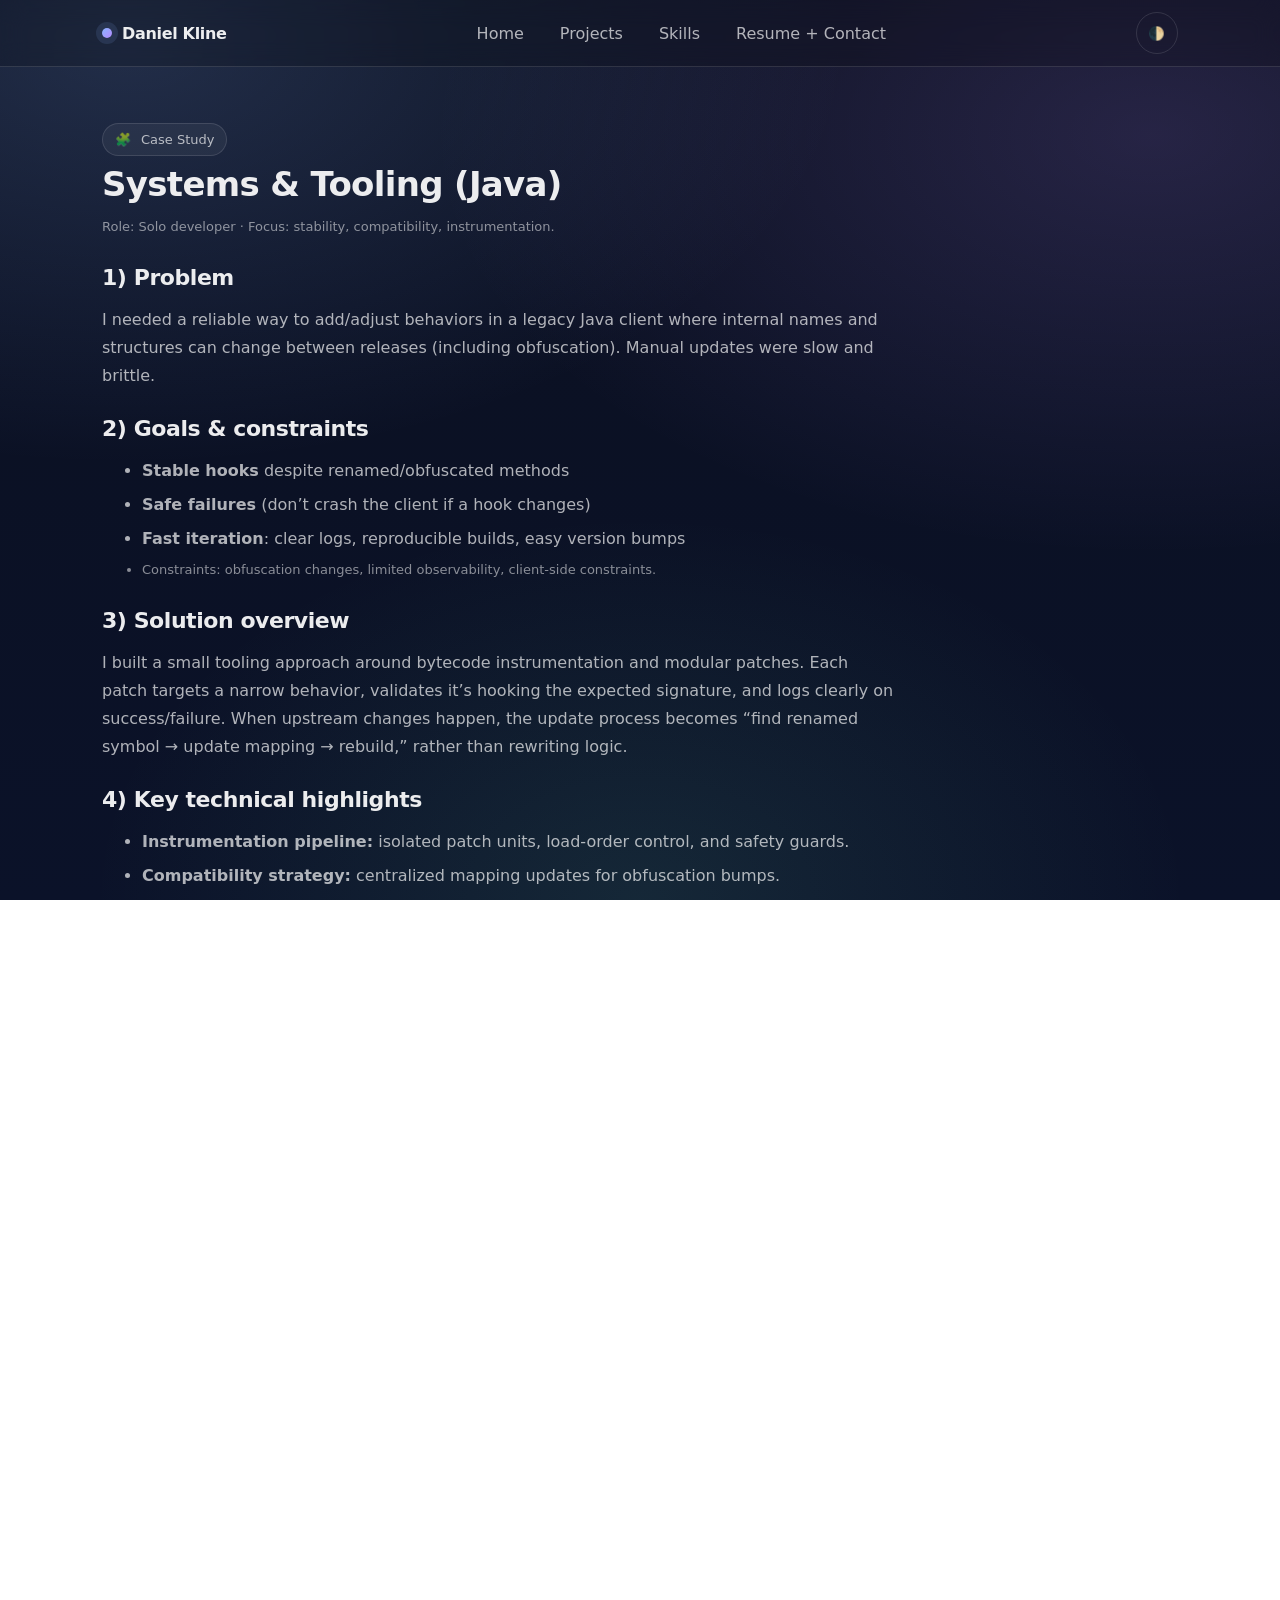
<file: projects/spiral-mods.html>
<!doctype html>
<html lang="en" data-theme="dark">
<head>
  <meta charset="utf-8" />
  <meta name="viewport" content="width=device-width,initial-scale=1" />
  <meta name="color-scheme" content="dark light" />
  <title>Systems &amp; Tooling — Case Study</title>

  <meta name="description" content="Daniel Kline — CS + Cybersecurity. Code-first projects: P2P networking, tooling, reverse engineering, and software engineering." />
  <meta property="og:title" content="Systems &amp; Tooling — Case Study" />
  <meta property="og:description" content="Code-first projects and case studies." />
  <meta property="og:type" content="website" />
  <meta property="og:image" content="../assets/img/placeholder.svg" />

  <link rel="icon" href="../assets/img/placeholder.svg" />
  <link rel="stylesheet" href="../assets/css/style.css" />
</head>
<body>
<header class="nav">
  <div class="container">
    <div class="navInner">
      <a class="brand" href="../index.html">
        <span class="brandDot" aria-hidden="true"></span>
        <span>Daniel Kline</span>
      </a>

      <nav class="navLinks" aria-label="Primary">
        <a data-nav href="../index.html">Home</a>
        <a data-nav href="../projects/index.html">Projects</a>
        <a data-nav href="../skills/index.html">Skills</a>
        <a data-nav href="../resume/index.html">Resume + Contact</a>
      </nav>

      <div class="navActions">
        <button id="themeToggle" class="btn iconBtn ghost" aria-label="Switch to light mode" title="Toggle theme">
          <span aria-hidden="true">🌓</span>
        </button>
        <button id="mobileToggle" class="btn iconBtn hamburger" aria-expanded="false" aria-controls="mobileMenu" aria-label="Open menu" title="Menu">
          <span aria-hidden="true">☰</span>
        </button>
      </div>
    </div>

    <div id="mobileMenu" class="mobileMenu" aria-label="Mobile">
      <a data-nav href="../index.html">Home</a>
      <a data-nav href="../projects/index.html">Projects</a>
      <a data-nav href="../skills/index.html">Skills</a>
      <a data-nav href="../resume/index.html">Resume + Contact</a>
    </div>
  </div>
</header>

<main class="container">
  <section class="section">
    <div class="prose">
      <div class="kicker"><span aria-hidden="true">🧩</span><span>Case Study</span></div>
      <h1>Systems &amp; Tooling (Java)</h1>
      <p class="small m0">
        Role: Solo developer · Focus: stability, compatibility, instrumentation.
      </p>

      <h2>1) Problem</h2>
      <p>
        I needed a reliable way to add/adjust behaviors in a legacy Java client where internal names and structures can change between releases
        (including obfuscation). Manual updates were slow and brittle.
      </p>

      <h2>2) Goals &amp; constraints</h2>
      <ul>
        <li><b>Stable hooks</b> despite renamed/obfuscated methods</li>
        <li><b>Safe failures</b> (don’t crash the client if a hook changes)</li>
        <li><b>Fast iteration</b>: clear logs, reproducible builds, easy version bumps</li>
        <li class="small">Constraints: obfuscation changes, limited observability, client-side constraints.</li>
      </ul>

      <h2>3) Solution overview</h2>
      <p>
        I built a small tooling approach around bytecode instrumentation and modular patches.
        Each patch targets a narrow behavior, validates it’s hooking the expected signature, and logs clearly on success/failure.
        When upstream changes happen, the update process becomes “find renamed symbol → update mapping → rebuild,” rather than rewriting logic.
      </p>

      <h2>4) Key technical highlights</h2>
      <ul>
        <li><b>Instrumentation pipeline:</b> isolated patch units, load-order control, and safety guards.</li>
        <li><b>Compatibility strategy:</b> centralized mapping updates for obfuscation bumps.</li>
        <li><b>Crash resistance:</b> try/catch around mounts + explicit logging of hook success/failure.</li>
        <li><b>Packaging:</b> consistent build outputs and manifests (so artifacts run predictably).</li>
      </ul>

      <h2>5) Hard problems &amp; how I solved them</h2>
      <ul>
        <li><b>Challenge:</b> upstream renamed internals causing hooks to fail → <b>Fix:</b> mapping-based updates + verification checks → <b>Result:</b> faster updates, fewer regressions.</li>
      </ul>

      <h2>6) Results</h2>
      <ul>
        <li>More maintainable patch system with predictable update workflow.</li>
      </ul>

      <h2>7) Security considerations</h2>
      <ul>
        <li><b>Least privilege mindset:</b> narrow hook scope and avoid broad interception when unnecessary.</li>
        <li><b>Safe defaults:</b> disable modules when verification fails.</li>
      </ul>

      <h2>8) What I’d do next</h2>
      <ul>
        <li>Automated verification harness for detecting broken hooks earlier</li>
        <li>Better observability tooling (structured logs, diagnostics bundle)</li>
      </ul>

    </div>
  </section>

  <footer class="footer">
  <div class="container">
    <div class="footerInner">
      <div>
        <div style="font-weight:700; color: var(--text);">Daniel Kline</div>
        <div class="mt8">Software Developer · CS + Cybersecurity · Brooklyn Park, MN</div>
        <div class="mt12 footerLinks">
          <a href="mailto:danielskline@outlook.com">danielskline@outlook.com</a>
          <a href="https://www.linkedin.com/in/danielskline/" target="_blank" rel="noopener">LinkedIn</a>
          <a href="https://github.com/DanielSK-Dev" target="_blank" rel="noopener">GitHub</a>
        </div>
      </div>

      <div class="small">© <span id="year"></span> Daniel Kline</div>
    </div>
  </div>
</footer>
<script>
  document.getElementById('year').textContent = new Date().getFullYear();
</script>
</main>
<script src="../assets/js/main.js"></script>
</body>
</html>
</file>
<file: assets/css/style.css>
/* =========================================================
   Daniel Kline — GitHub Pages Portfolio
   PLACEHOLDER markers are intended for you to edit later.
   ========================================================= */

:root{
  --bg: #0b1020;
  --bg2:#0b1229;
  --card: rgba(255,255,255,.06);
  --card2: rgba(255,255,255,.08);
  --text: rgba(255,255,255,.92);
  --muted: rgba(255,255,255,.68);
  --muted2: rgba(255,255,255,.52);
  --border: rgba(255,255,255,.12);
  --shadow: 0 18px 60px rgba(0,0,0,.35);
  --shadow2: 0 10px 30px rgba(0,0,0,.22);
  --accent: #8ab4ff;
  --accent2:#b58aff;
  --good:#6ee7b7;
  --warn:#fbbf24;
  --bad:#fb7185;
  --radius: 20px;
  --radius2: 28px;
  --max: 1120px;
  --mono: ui-monospace, SFMono-Regular, Menlo, Monaco, Consolas, "Liberation Mono", "Courier New", monospace;
  --sans: ui-sans-serif, system-ui, -apple-system, Segoe UI, Roboto, Helvetica, Arial, "Apple Color Emoji","Segoe UI Emoji";
}

[data-theme="light"]{
  --bg: #f7f8ff;
  --bg2:#eef2ff;
  --card: rgba(15,23,42,.06);
  --card2: rgba(15,23,42,.08);
  --text: rgba(15,23,42,.92);
  --muted: rgba(15,23,42,.70);
  --muted2: rgba(15,23,42,.56);
  --border: rgba(15,23,42,.14);
  --shadow: 0 20px 50px rgba(15,23,42,.12);
  --shadow2: 0 10px 30px rgba(15,23,42,.10);
  --accent: #2563eb;
  --accent2:#7c3aed;
}

*{box-sizing:border-box}
html{height:100%}
body{
  margin:0;
  min-height:100%;
  font-family: var(--sans);
  color: var(--text);
  background:
    radial-gradient(1200px 700px at 10% 5%, rgba(138,180,255,.18), transparent 60%),
    radial-gradient(1200px 700px at 90% 15%, rgba(181,138,255,.16), transparent 60%),
    radial-gradient(1000px 700px at 50% 100%, rgba(110,231,183,.10), transparent 55%),
    linear-gradient(180deg, var(--bg), var(--bg2));
  background-attachment: fixed;
  overflow-x:hidden;
}

a{color:inherit; text-decoration:none}
a:hover{opacity:.95}
img{max-width:100%; display:block}
code,kbd,pre{font-family:var(--mono)}
::selection{background: rgba(138,180,255,.35)}

.container{max-width:var(--max); margin:0 auto; padding:0 22px}
.section{padding: 56px 0}
.section.compact{padding: 28px 0}
.sectionTitle{
  font-size: 28px;
  letter-spacing:-.02em;
  margin:0 0 14px 0;
}
.sectionLead{
  color: var(--muted);
  max-width: 70ch;
  margin:0 0 22px 0;
  line-height:1.6;
}

/* Top nav */
.nav{
  position:sticky;
  top:0;
  z-index:50;
  backdrop-filter: blur(12px);
  -webkit-backdrop-filter: blur(12px);
  background: rgba(0,0,0,.18);
  border-bottom: 1px solid var(--border);
}
[data-theme="light"] .nav{background: rgba(255,255,255,.65)}
.navInner{
  display:flex;
  align-items:center;
  justify-content:space-between;
  gap:16px;
  padding: 12px 0;
}
.brand{
  display:flex;
  align-items:center;
  gap:10px;
  font-weight: 750;
  letter-spacing:-.02em;
}
.brandDot{
  width:10px; height:10px; border-radius:50%;
  background: linear-gradient(135deg, var(--accent), var(--accent2));
  box-shadow: 0 0 0 6px rgba(138,180,255,.12);
}
.navLinks{
  display:flex;
  align-items:center;
  gap: 10px;
}
.navLinks a{
  padding: 10px 12px;
  border-radius: 999px;
  color: var(--muted);
  border: 1px solid transparent;
}
.navLinks a[aria-current="page"]{
  color: var(--text);
  border-color: var(--border);
  background: rgba(255,255,255,.05);
}
.navLinks a:hover{
  background: rgba(255,255,255,.06);
  border-color: var(--border);
  color: var(--text);
}
.navActions{display:flex; align-items:center; gap:10px}

.btn{
  display:inline-flex;
  align-items:center;
  justify-content:center;
  gap:10px;
  border: 1px solid var(--border);
  background: rgba(255,255,255,.06);
  padding: 11px 14px;
  border-radius: 999px;
  box-shadow: var(--shadow2);
  color: var(--text);
  cursor:pointer;
  transition: transform .12s ease, background .12s ease, border-color .12s ease;
}
.btn:hover{transform: translateY(-1px); background: rgba(255,255,255,.09)}
.btn.primary{
  border-color: rgba(138,180,255,.34);
  background: linear-gradient(135deg, rgba(138,180,255,.18), rgba(181,138,255,.14));
}
.btn.ghost{
  background: transparent;
  box-shadow:none;
}
.iconBtn{
  width:42px; height:42px;
  border-radius:999px;
  padding:0;
}

/* Mobile nav */
.hamburger{display:none}
.mobileMenu{display:none}

@media (max-width: 860px){
  .navLinks{display:none}
  .hamburger{display:inline-flex}
  .mobileMenu{
    display:none;
    padding: 8px 0 14px 0;
  }
  .mobileMenu.open{display:block}
  .mobileMenu a{
    display:block;
    padding: 12px 14px;
    border-radius: 14px;
    color: var(--muted);
    border: 1px solid transparent;
    margin: 6px 0;
  }
  .mobileMenu a[aria-current="page"]{
    color: var(--text);
    border-color: var(--border);
    background: rgba(255,255,255,.05);
  }
  .mobileMenu a:hover{background: rgba(255,255,255,.06); border-color: var(--border); color: var(--text)}
}

/* Hero */
.hero{
  padding: 44px 0 18px 0;
}
.heroGrid{
  display:grid;
  grid-template-columns: 1.25fr .75fr;
  gap: 22px;
  align-items:stretch;
}
@media (max-width: 980px){
  .heroGrid{grid-template-columns: 1fr; }
}
.heroCard{
  border: 1px solid var(--border);
  background: linear-gradient(180deg, rgba(255,255,255,.06), rgba(255,255,255,.03));
  border-radius: var(--radius2);
  padding: 26px;
  box-shadow: var(--shadow);
  overflow:hidden;
  position:relative;
}
.heroCard::before{
  content:"";
  position:absolute;
  inset:-1px;
  background:
    radial-gradient(700px 220px at 20% 0%, rgba(138,180,255,.16), transparent 55%),
    radial-gradient(700px 220px at 80% 0%, rgba(181,138,255,.14), transparent 55%);
  pointer-events:none;
}
.heroCard > *{position:relative}
.kicker{
  display:inline-flex;
  align-items:center;
  gap:10px;
  padding: 8px 12px;
  border-radius:999px;
  border:1px solid var(--border);
  background: rgba(255,255,255,.05);
  color: var(--muted);
  font-size: 13px;
}
.hTitle{
  font-size: 42px;
  letter-spacing:-.04em;
  margin: 14px 0 10px 0;
  line-height:1.1;
}
@media (max-width: 520px){ .hTitle{font-size: 36px} }
.hLead{
  color: var(--muted);
  font-size: 16px;
  line-height:1.7;
  margin: 0 0 18px 0;
  max-width: 70ch;
}
.heroBtns{display:flex; flex-wrap:wrap; gap:10px; margin: 14px 0 18px 0}
.proofList{
  display:grid;
  grid-template-columns: 1fr 1fr;
  gap:10px;
  margin-top: 8px;
}
@media (max-width: 520px){ .proofList{grid-template-columns:1fr} }
.proof{
  border:1px solid var(--border);
  background: rgba(255,255,255,.04);
  border-radius: 16px;
  padding: 12px 12px;
}
.proof b{display:block; font-size: 13px; letter-spacing:.02em}
.proof span{display:block; margin-top: 4px; color: var(--muted); font-size: 13px; line-height:1.4}
.badgeRow{display:flex; flex-wrap:wrap; gap:8px; margin-top: 14px}
.badge{
  display:inline-flex;
  align-items:center;
  gap:8px;
  padding: 8px 10px;
  border-radius: 999px;
  border:1px solid var(--border);
  background: rgba(255,255,255,.05);
  color: var(--muted);
  font-size: 12px;
}
.badge .dot{width:8px;height:8px;border-radius:50%; background: var(--accent)}
.badge.good .dot{background: var(--good)}
.badge.warn .dot{background: var(--warn)}

/* Cards / grids */
.grid{
  display:grid;
  grid-template-columns: repeat(12, 1fr);
  gap: 16px;
}
.card{
  border: 1px solid var(--border);
  background: rgba(255,255,255,.05);
  border-radius: var(--radius);
  box-shadow: var(--shadow2);
  padding: 18px;
}
.card.soft{
  background: rgba(255,255,255,.04);
}
.cardTitle{
  display:flex; align-items:flex-start; justify-content:space-between; gap:12px;
  margin: 0 0 8px 0;
}
.cardTitle h3{
  margin:0;
  font-size: 18px;
  letter-spacing:-.02em;
}
.meta{
  color: var(--muted2);
  font-size: 12px;
}
.card p{
  margin: 10px 0 0 0;
  color: var(--muted);
  line-height:1.6;
}
.tags{display:flex; flex-wrap:wrap; gap:8px; margin-top: 12px}
.tag{
  font-size: 12px;
  color: var(--muted);
  padding: 6px 10px;
  border:1px solid var(--border);
  border-radius:999px;
  background: rgba(255,255,255,.04);
}

.cardActions{display:flex; flex-wrap:wrap; gap:10px; margin-top: 14px}

.col-8{grid-column: span 8}
.col-4{grid-column: span 4}
.col-6{grid-column: span 6}
.col-12{grid-column: span 12}

@media (max-width: 980px){
  .col-8,.col-4,.col-6{grid-column: span 12}
}

.hr{
  height:1px;
  background: var(--border);
  margin: 20px 0;
  border:0;
}

/* Pills list */
.pills{display:flex; flex-wrap:wrap; gap:10px}
.pill{
  padding: 10px 12px;
  border-radius: 999px;
  border:1px solid var(--border);
  background: rgba(255,255,255,.04);
  color: var(--muted);
  font-size: 13px;
}
.level{font-size: 12px; color: var(--muted2); margin-left: 8px}

/* Callouts */
.callout{
  border-radius: 18px;
  border: 1px dashed rgba(255,255,255,.22);
  background: rgba(255,255,255,.04);
  padding: 14px 14px;
  color: var(--muted);
  line-height:1.6;
}
.callout b{color: var(--text)}
.callout.placeholder{
  border-color: rgba(251, 191, 36, .55);
  background: rgba(251, 191, 36, .07);
}

/* Prose */
.prose{max-width: 78ch}
.prose h1,.prose h2,.prose h3{letter-spacing:-.02em}
.prose h1{font-size: 34px; margin: 8px 0 12px 0}
.prose h2{font-size: 22px; margin: 26px 0 10px 0}
.prose h3{font-size: 18px; margin: 18px 0 8px 0}
.prose p{color: var(--muted); line-height:1.75}
.prose ul{color: var(--muted); line-height:1.75}
.prose li{margin: 6px 0}
.prose .small{color: var(--muted2); font-size: 13px}

/* Footer */
.footer{
  border-top: 1px solid var(--border);
  margin-top: 30px;
  padding: 24px 0;
}
.footerInner{
  display:flex;
  align-items:flex-start;
  justify-content:space-between;
  gap:16px;
  color: var(--muted);
}
.footerLinks{display:flex; flex-wrap:wrap; gap:10px}
.footerLinks a{padding: 8px 10px; border-radius: 12px; border:1px solid transparent}
.footerLinks a:hover{border-color: var(--border); background: rgba(255,255,255,.05)}
@media (max-width: 740px){
  .footerInner{flex-direction:column}
}

/* Tiny utility */
.m0{margin:0}
.mt8{margin-top:8px}
.mt12{margin-top:12px}
.mt16{margin-top:16px}
.mt22{margin-top:22px}
.mt28{margin-top:28px}
</file>
